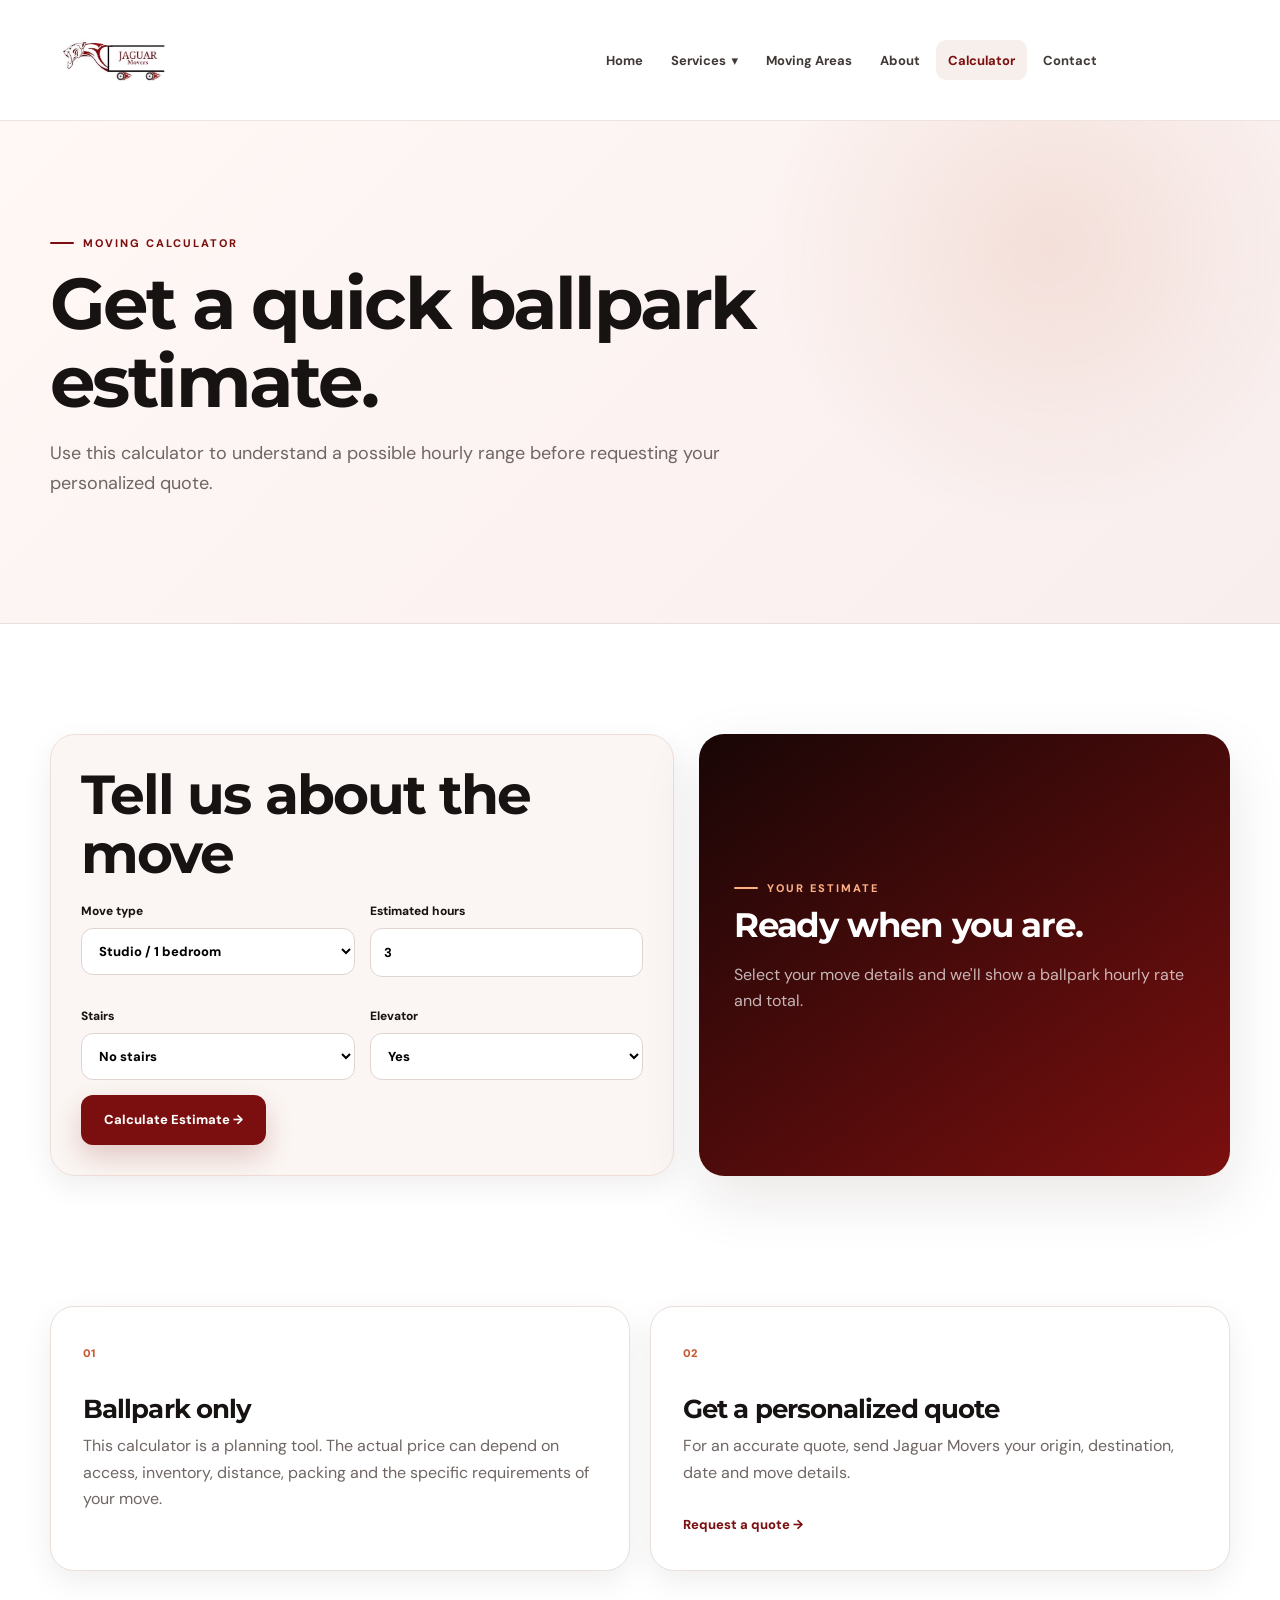
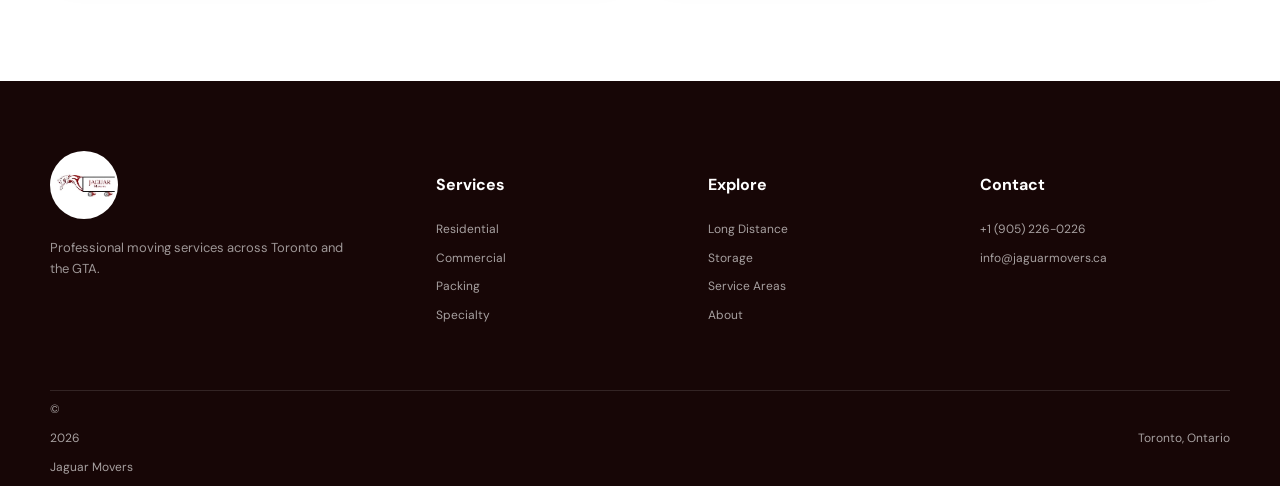
<file: calculator.html>
<!doctype html>
<html lang="en">
  <head>
    <meta charset="utf-8" />
    <meta content="width=device-width,initial-scale=1" name="viewport" />
    <title>Moving Calculator | Jaguar Movers</title>
    <link href="assets/logo.JPG" rel="icon" />
    <link href="https://fonts.googleapis.com" rel="preconnect" />
    <link
      href="https://fonts.googleapis.com/css2?family=Inter:wght@400;500;600;700;800;900&amp;family=Montserrat:wght@700;800;900&amp;display=swap"
      rel="stylesheet"
    />
    <link href="styles.css" rel="stylesheet" />
    <link href="mediaqueries.css" rel="stylesheet" />
  </head>
  <body>
    <div id="site-header"></div>
    <main>
      <section class="page-hero">
        <div class="container">
          <div class="eyebrow">MOVING CALCULATOR</div>
          <h1>Get a quick ballpark estimate.</h1>
          <p>
            Use this calculator to understand a possible hourly range before
            requesting your personalized quote.
          </p>
        </div>
      </section>
      <section class="section">
        <div class="container calculator-layout">
          <form class="quote-form" id="calcForm">
            <h2 style="font-family: Montserrat; margin-top: 0">
              Tell us about the move
            </h2>
            <div class="form-grid">
              <label
                >Move type<select id="moveType">
                  <option value="studio">Studio / 1 bedroom</option>
                  <option value="2bed">2–3 bedrooms</option>
                  <option value="3bed">3–4 bedrooms</option>
                  <option value="commercial">Commercial</option>
                </select></label
              ><label
                >Estimated hours<input
                  id="hours"
                  max="24"
                  min="1"
                  type="number"
                  value="3" /></label
              ><label
                >Stairs<select id="stairs">
                  <option value="none">No stairs</option>
                  <option value="some">1–2 flights</option>
                  <option value="many">Many / long carries</option>
                </select></label
              ><label
                >Elevator<select id="elevator">
                  <option value="yes">Yes</option>
                  <option value="no">No</option>
                </select></label
              >
            </div>
            <button class="btn btn-primary btn-large" type="submit">
              Calculate Estimate →
            </button>
          </form>
          <aside class="calculator-result" id="result">
            <span class="eyebrow">YOUR ESTIMATE</span>
            <h2>Ready when you are.</h2>
            <p>
              Select your move details and we'll show a ballpark hourly rate and
              total.
            </p>
          </aside>
        </div>
      </section>
      <section class="section" style="padding-top: 20px">
        <div class="container">
          <div class="detail-grid">
            <article class="detail-card">
              <span>01</span>
              <h2>Ballpark only</h2>
              <p>
                This calculator is a planning tool. The actual price can depend
                on access, inventory, distance, packing and the specific
                requirements of your move.
              </p>
            </article>
            <article class="detail-card">
              <span>02</span>
              <h2>Get a personalized quote</h2>
              <p>
                For an accurate quote, send Jaguar Movers your origin,
                destination, date and move details.
              </p>
              <a class="text-link" href="contact.html#quote"
                >Request a quote →</a
              >
            </article>
          </div>
        </div>
      </section>
    </main>
    <div id="site-footer"></div>
    <script src="scripts.js"></script>
    <script>
      document
        .getElementById("calcForm")
        .addEventListener("submit", function (e) {
          e.preventDefault();
          const type = document.getElementById("moveType").value,
            stairs = document.getElementById("stairs").value,
            elev = document.getElementById("elevator").value,
            h = Math.max(
              1,
              Number(document.getElementById("hours").value) || 3,
            );
          const base = {
            studio: 150,
            "2bed": 195,
            "3bed": 290,
            commercial: 350,
          }[type];
          const sm = stairs === "none" ? 1 : stairs === "some" ? 1.12 : 1.28;
          const em = elev === "yes" ? 0.98 : 1;
          const hourly = Math.round(base * sm * em),
            total = hourly * h;
          document.getElementById("result").innerHTML =
            '<span class="eyebrow">YOUR ESTIMATE</span><div class="estimate-price">$' +
            hourly +
            "<small>/ hour</small></div><p>Approximate total for " +
            h +
            ' hours:</p><div class="estimate-total">$' +
            total +
            '</div><small>Ballpark only. Final pricing may vary after reviewing your move.</small><a class="btn btn-primary btn-large" href="contact.html#quote">Request My Quote →</a>';
        });
    </script>
  </body>
</html>
</file>
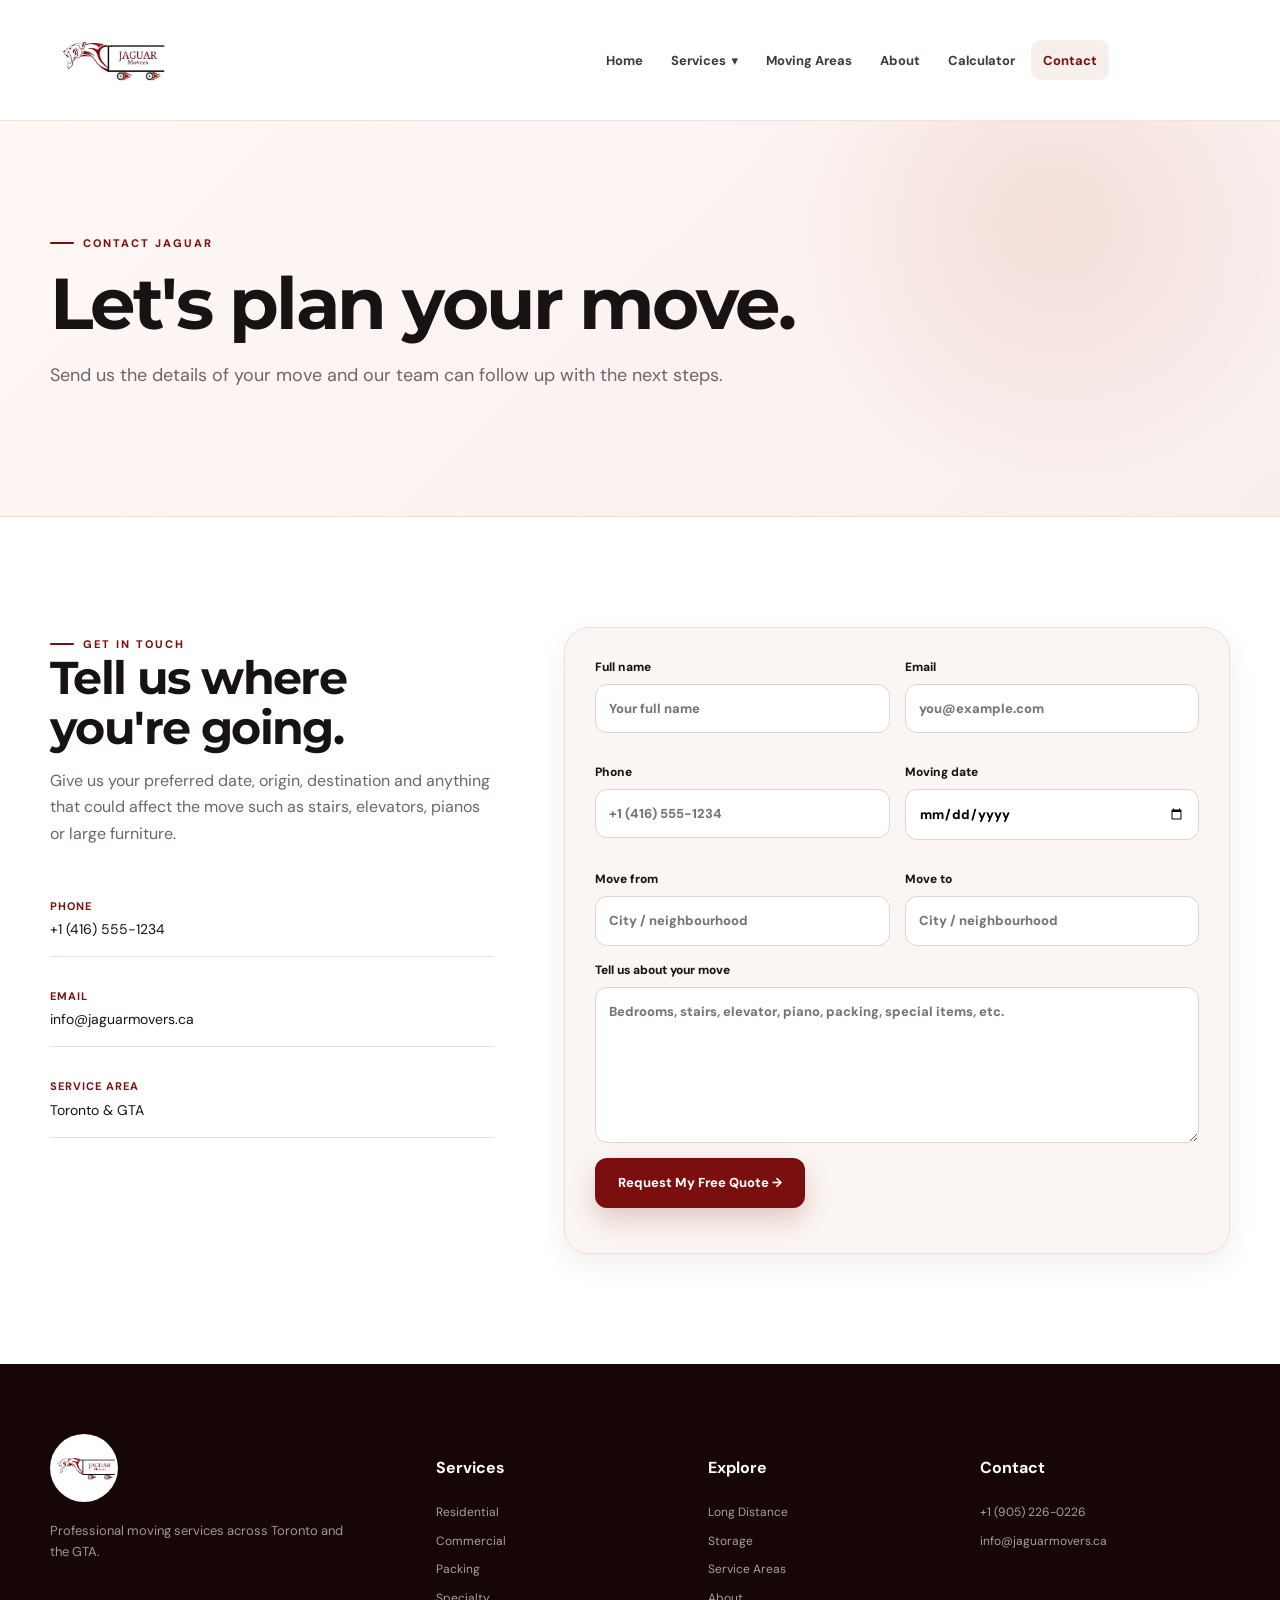
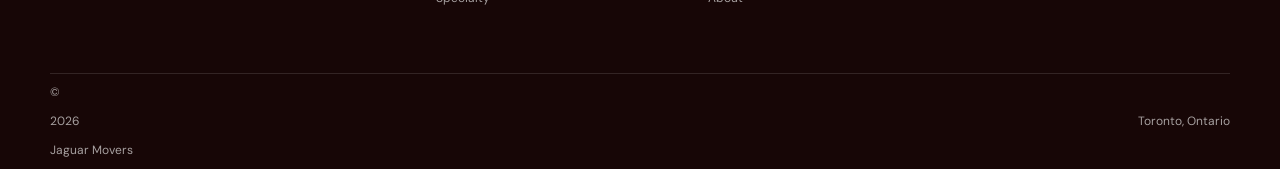
<file: contact.html>
<!doctype html>
<html lang="en">
  <head>
    <meta charset="utf-8" />
    <meta content="width=device-width,initial-scale=1" name="viewport" />
    <title>Contact Jaguar Movers | Free Moving Quote</title>
    <link href="assets/logo.JPG" rel="icon" />
    <link href="https://fonts.googleapis.com" rel="preconnect" />
    <link
      href="https://fonts.googleapis.com/css2?family=Inter:wght@400;500;600;700;800;900&amp;family=Montserrat:wght@700;800;900&amp;display=swap"
      rel="stylesheet"
    />
    <link href="styles.css" rel="stylesheet" />
    <link href="mediaqueries.css" rel="stylesheet" />
  </head>
  <body>
    <div id="site-header"></div>
    <main>
      <section class="page-hero">
        <div class="container">
          <div class="eyebrow">CONTACT JAGUAR</div>
          <h1>Let's plan your move.</h1>
          <p>
            Send us the details of your move and our team can follow up with the
            next steps.
          </p>
        </div>
      </section>
      <section class="section" id="quote">
        <div class="container contact-layout">
          <div class="contact-info">
            <div class="eyebrow">GET IN TOUCH</div>
            <h2>Tell us where you're going.</h2>
            <p>
              Give us your preferred date, origin, destination and anything that
              could affect the move such as stairs, elevators, pianos or large
              furniture.
            </p>
            <div class="contact-lines">
              <a href="tel:+14165551234"
                ><b>Phone</b><span>+1 (416) 555-1234</span></a
              ><a href="mailto:info@jaguarmovers.ca"
                ><b>Email</b><span>info@jaguarmovers.ca</span></a
              >
              <div><b>Service area</b><span>Toronto &amp; GTA</span></div>
            </div>
          </div>
          <form class="quote-form" id="contactForm">
            <div class="form-grid">
              <label
                >Full name<input
                  name="name"
                  placeholder="Your full name"
                  required="" /></label
              ><label
                >Email<input
                  name="email"
                  placeholder="you@example.com"
                  required=""
                  type="email" /></label
              ><label
                >Phone<input
                  name="phone"
                  placeholder="+1 (416) 555-1234" /></label
              ><label>Moving date<input name="moveDate" type="date" /></label
              ><label
                >Move from<input
                  name="from"
                  placeholder="City / neighbourhood" /></label
              ><label
                >Move to<input name="to" placeholder="City / neighbourhood"
              /></label>
            </div>
            <label
              >Tell us about your move<textarea
                name="message"
                placeholder="Bedrooms, stairs, elevator, piano, packing, special items, etc."
                rows="6"
              ></textarea></label
            ><button class="btn btn-primary btn-large" type="submit">
              Request My Free Quote →
            </button>
            <div class="form-status" id="formStatus"></div>
          </form>
        </div>
      </section>
    </main>
    <div id="site-footer"></div>
    <script src="scripts.js"></script>
    <script>
      document.getElementById("contactForm").addEventListener("submit", (e) => {
        e.preventDefault();
        const s = document.getElementById("formStatus");
        s.textContent =
          "Thanks! Your quote request has been received. We'll be in touch shortly.";
        s.style.color = "#7b0f0f";
        e.target.reset();
      });
    </script>
  </body>
</html>
</file>
<file: styles.css>
@import url("https://fonts.googleapis.com/css2?family=DM+Sans:wght@400;500;600;700&family=Montserrat:wght@500;600;700;800&display=swap");

:root {
  --jaguar: #7b0f0f;
  --jaguar-dark: #4d0707;
  --jaguar-deep: #220303;
  --accent: #c65a32;
  --cream: #fff9f5;
  --paper: #ffffff;
  --ink: #171313;
  --muted: #6f6663;
  --line: #eaded8;
  --soft: #f7efeb;
  --shadow: 0 22px 60px rgba(47, 16, 10, 0.1);
  --shadow-sm: 0 10px 30px rgba(47, 16, 10, 0.07);
  --radius: 24px;
  --container: 1180px;
}

* {
  box-sizing: border-box;
}
html {
  scroll-behavior: smooth;
}
body {
  margin: 0;
  color: var(--ink);
  background: #fff;
  font-family:
    "DM Sans",
    system-ui,
    -apple-system,
    BlinkMacSystemFont,
    "Segoe UI",
    sans-serif;
  line-height: 1.65;
  -webkit-font-smoothing: antialiased;
}
img {
  max-width: 100%;
  display: block;
}
a {
  color: inherit;
  text-decoration: none;
}
button,
input,
textarea,
select {
  font: inherit;
}
button {
  cursor: pointer;
}
.container {
  width: min(var(--container), calc(100% - 40px));
  margin-inline: auto;
}
.section {
  padding: 110px 0;
}
.section-kicker,
.eyebrow {
  display: inline-flex;
  align-items: center;
  gap: 9px;
  color: var(--jaguar);
  font-size: 11px;
  font-weight: 800;
  letter-spacing: 0.18em;
  text-transform: uppercase;
}
.section-kicker::before,
.eyebrow::before {
  content: "";
  width: 24px;
  height: 2px;
  background: currentColor;
  border-radius: 99px;
}
h1,
h2,
h3 {
  font-family: "Montserrat", sans-serif;
  color: var(--ink);
  line-height: 1.08;
  letter-spacing: -0.035em;
}
h2 {
  font-size: clamp(34px, 4.3vw, 58px);
  margin: 10px 0 18px;
}
h3 {
  margin: 0;
}
p {
  margin: 0 0 16px;
  color: var(--muted);
}
::selection {
  background: var(--jaguar);
  color: #fff;
}

.top-bar {
  background: var(--jaguar-deep);
  color: #fff;
  font-size: 12px;
  letter-spacing: 0.02em;
}
.top-bar-inner {
  min-height: 38px;
  display: flex;
  align-items: center;
  justify-content: space-between;
}
.top-bar-links {
  display: flex;
  gap: 22px;
}
.top-bar a {
  opacity: 0.86;
  transition: opacity 0.2s;
}
.top-bar a:hover {
  opacity: 1;
}

.site-header {
  position: sticky;
  top: 0;
  z-index: 1000;
  background: rgba(255, 255, 255, 0.94);
  border-bottom: 1px solid rgba(234, 222, 216, 0.8);
  backdrop-filter: blur(16px);
}
.nav-wrap {
  min-height: 78px;
  display: flex;
  align-items: center;
  gap: 25px;
}
.brand {
  display: flex;
  align-items: center;
  flex: 0 0 auto;
}
.brand img {
  width: 120px;
  height: 120px;
  object-fit: contain;
  border-radius: 50%;
}
.desktop-nav {
  display: flex;
  align-items: center;
  gap: 4px;
  margin-left: auto;
}
.desktop-nav > a,
.nav-dropdown > a {
  display: inline-flex;
  align-items: center;
  justify-content: center;
  gap: 5px;
  padding: 10px 12px;
  min-height: 40px;
  border-radius: 10px;
  font-size: 13px;
  line-height: 1;
  font-weight: 700;
  color: #403936;
  white-space: nowrap;
  transition: 0.2s;
}
.desktop-nav > a:hover,
.nav-dropdown:hover > a {
  color: var(--jaguar);
  background: var(--soft);
}
.nav-dropdown {
  position: relative;
}
.dropdown-menu {
  position: absolute;
  top: calc(100% + 9px);
  left: 0;
  min-width: 220px;
  padding: 9px;
  background: #fff;
  border: 1px solid var(--line);
  border-radius: 16px;
  box-shadow: var(--shadow);
  opacity: 0;
  visibility: hidden;
  transform: translateY(7px);
  transition: 0.2s;
}
.nav-dropdown:hover .dropdown-menu,
.nav-dropdown:focus-within .dropdown-menu {
  opacity: 1;
  visibility: visible;
  transform: none;
}
.dropdown-menu a {
  display: block;
  padding: 10px 12px;
  border-radius: 10px;
  font-size: 13px;
  font-weight: 600;
}
.dropdown-menu a:hover {
  background: var(--soft);
  color: var(--jaguar);
}
.nav-truck {
  width: 90px;
  height: 58px;
  overflow: hidden;
  margin-left: 6px;
}
.nav-truck lottie-player {
  width: 100%;
  height: 100%;
}
.menu-toggle {
  display: none;
  border: 0;
  background: var(--soft);
  border-radius: 12px;
  padding: 9px 12px;
  font-size: 20px;
}
.mobile-nav {
  display: none;
}

.mobile-nav-top {
  display: flex;
  align-items: center;
  justify-content: space-between;
  min-height: 58px;
  margin-bottom: 6px;
  padding: 4px 8px 8px;
  border-bottom: 1px solid var(--line);
}

.mobile-nav-top > span {
  color: var(--jaguar);
  font-size: 11px;
  font-weight: 800;
  letter-spacing: 0.12em;
  text-transform: uppercase;
}

.mobile-nav-truck {
  width: 86px;
  height: 52px;
  overflow: hidden;
}

.mobile-nav-truck lottie-player {
  width: 100%;
  height: 100%;
}

.mobile-services-row {
  display: flex;
  align-items: center;
  border-bottom: 1px solid #f0e7e3;
}

.mobile-services-row > a {
  flex: 1;
  border-bottom: 0 !important;
}

.mobile-services-toggle {
  width: 44px;
  height: 42px;
  border: 0;
  background: transparent;
  color: #403936;
  font-size: 17px;
  cursor: pointer;
  transition: transform 0.25s ease, color 0.2s ease;
}

.mobile-services-toggle[aria-expanded="true"] {
  color: var(--jaguar);
  transform: rotate(180deg);
}

.mobile-services-submenu {
  display: grid;
  grid-template-rows: 0fr;
  opacity: 0;
  transition: grid-template-rows 0.3s ease, opacity 0.25s ease;
}

.mobile-services-submenu > div {
  overflow: hidden;
}

.mobile-services-submenu.open {
  grid-template-rows: 1fr;
  opacity: 1;
}

.mobile-services-submenu a {
  padding-left: 25px;
  font-size: 12px;
  color: #625954;
}

.desktop-nav > a.active,
.nav-dropdown > a.active {
  color: var(--jaguar);
  background: var(--soft);
}

.nav-dropdown.active-parent > a {
  color: var(--jaguar);
}

.dropdown-menu a.active {
  color: var(--jaguar);
  background: var(--soft);
  font-weight: 800;
}

.mobile-nav a.active {
  color: var(--jaguar);
  background: var(--soft);
  font-weight: 800;
}

.site-footer a.active {
  color: var(--jaguar);
  font-weight: 800;
}

.btn {
  display: inline-flex;
  align-items: center;
  justify-content: center;
  gap: 9px;
  min-height: 50px;
  padding: 0 22px;
  border-radius: 12px;
  font-size: 13px;
  font-weight: 800;
  border: 1px solid transparent;
  transition:
    transform 0.2s,
    box-shadow 0.2s,
    background 0.2s,
    color 0.2s,
    border-color 0.2s;
}
.btn:hover {
  transform: translateY(-2px);
}
.btn-primary {
  background: var(--jaguar);
  color: #fff;
  box-shadow: 0 12px 28px rgba(123, 15, 15, 0.2);
}
.btn-primary:hover {
  background: var(--jaguar-dark);
  box-shadow: 0 16px 35px rgba(123, 15, 15, 0.27);
}
.btn-secondary {
  background: #fff;
  border-color: var(--line);
  color: var(--ink);
}
.btn-secondary:hover {
  border-color: #cdbdb7;
  background: var(--cream);
}
.btn-light {
  background: #fff;
  color: var(--jaguar);
}
.btn-outline-light {
  border-color: rgba(255, 255, 255, 0.35);
  color: #fff;
}
.btn-outline-light:hover {
  background: rgba(255, 255, 255, 0.1);
}

.hero {
  position: relative;
  overflow: hidden;
  padding: 76px 0 86px;
  background:
    radial-gradient(
      circle at 83% 32%,
      rgba(198, 90, 50, 0.12),
      transparent 28%
    ),
    radial-gradient(
      circle at 10% 10%,
      rgba(123, 15, 15, 0.07),
      transparent 28%
    ),
    linear-gradient(135deg, #fffaf7 0%, #fff 55%, #f8eeea 100%);
}
.hero::after {
  content: "";
  position: absolute;
  width: 420px;
  height: 420px;
  border-radius: 50%;
  right: -180px;
  bottom: -240px;
  background: rgba(123, 15, 15, 0.05);
}
.hero-grid {
  display: grid;
  grid-template-columns: 1.02fr 0.98fr;
  gap: 45px;
  align-items: center;
  position: relative;
  z-index: 1;
}
.hero-content h1 {
  font-size: clamp(48px, 6.3vw, 82px);
  max-width: 780px;
  margin: 13px 0 22px;
}
.hero-content h1 span {
  display: block;
  color: var(--jaguar);
}
.hero-content > p {
  font-size: 18px;
  line-height: 1.7;
  max-width: 630px;
}
.hero-actions {
  display: flex;
  flex-wrap: wrap;
  gap: 12px;
  margin: 30px 0 22px;
}
.hero-trust {
  display: flex;
  flex-wrap: wrap;
  gap: 10px 20px;
  font-size: 12px;
  font-weight: 700;
  color: #504946;
}
.hero-trust span {
  display: flex;
  align-items: center;
  gap: 6px;
}
.hero-trust span::first-letter {
  color: var(--jaguar);
}
.hero-visual {
  min-height: 410px;
  display: grid;
  place-items: center;
}
.hero-lottie {
  width: min(100%, 570px);
  filter: drop-shadow(0 25px 25px rgba(61, 18, 10, 0.12));
}
.hero-lottie lottie-player {
  width: 100%;
  height: 430px;
}

.quick-quote {
  margin-top: -2px;
  padding: 0 0 25px;
  background: linear-gradient(#f8eeea, #fff);
}
.quote-card {
  display: flex;
  align-items: center;
  justify-content: space-between;
  gap: 30px;
  padding: 32px 38px;
  border-radius: 22px;
  background: #fff;
  border: 1px solid var(--line);
  box-shadow: var(--shadow);
  position: relative;
  z-index: 5;
}
.quote-card h2 {
  font-size: 28px;
  margin: 6px 0;
}
.quote-card p {
  margin: 0;
  font-size: 14px;
}

.two-column {
  display: grid;
  grid-template-columns: 1fr 1fr;
  gap: 90px;
  align-items: center;
}
.about-intro {
  background: #fff;
}
.about-intro .two-column > div:first-child {
  max-width: 590px;
}
.text-link {
  display: inline-flex;
  align-items: center;
  gap: 7px;
  color: var(--jaguar);
  font-weight: 800;
  font-size: 13px;
  margin-top: 12px;
}
.text-link:hover {
  gap: 11px;
}
.stats-grid {
  display: grid;
  grid-template-columns: 1fr 1fr;
  gap: 14px;
}
.stat-card {
  padding: 30px;
  border: 1px solid var(--line);
  border-radius: 20px;
  background: var(--cream);
  transition: 0.25s;
}
.stat-card:hover {
  transform: translateY(-5px);
  box-shadow: var(--shadow-sm);
  border-color: #d7c4bd;
}
.stat-card strong {
  display: block;
  font: 800 42px/1 "Montserrat";
  color: var(--jaguar);
  margin-bottom: 8px;
}
.stat-card span {
  font-size: 12px;
  font-weight: 700;
  color: #5c524f;
}

.services-section {
  background: var(--cream);
}
.section-heading {
  display: flex;
  align-items: end;
  justify-content: space-between;
  gap: 30px;
  margin-bottom: 42px;
}
.section-heading h2 {
  max-width: 720px;
}
.section-heading.centered {
  display: block;
  text-align: center;
}
.section-heading.centered h2,
.section-heading.centered p {
  margin-inline: auto;
}
.section-heading.centered p {
  max-width: 600px;
}
.service-grid {
  display: grid;
  grid-template-columns: repeat(3, 1fr);
  gap: 16px;
}
.service-card {
  display: block;
  padding: 30px;
  min-height: 260px;
  background: #fff;
  border: 1px solid var(--line);
  border-radius: 22px;
  position: relative;
  overflow: hidden;
  transition:
    transform 0.25s,
    box-shadow 0.25s,
    border-color 0.25s;
}
.service-card::after {
  content: "";
  position: absolute;
  width: 100px;
  height: 100px;
  border-radius: 50%;
  right: -35px;
  bottom: -45px;
  background: rgba(123, 15, 15, 0.06);
  transition: 0.3s;
}
.service-card:hover {
  transform: translateY(-7px);
  box-shadow: var(--shadow);
  border-color: #d6c0b8;
}
.service-card:hover::after {
  transform: scale(1.5);
}
.service-icon {
  width: 46px;
  height: 46px;
  border-radius: 14px;
  background: var(--soft);
  color: var(--jaguar);
  display: grid;
  place-items: center;
  font-size: 20px;
  font-weight: 800;
  margin-bottom: 30px;
}
.service-card h3 {
  font-size: 21px;
  margin-bottom: 9px;
}
.service-card p {
  font-size: 13px;
  max-width: 330px;
}
.service-card > span {
  color: var(--jaguar);
  font-size: 12px;
  font-weight: 800;
}

.service-icon {
width: 72px;
height: 72px;
margin-bottom: 22px;
overflow: hidden;
border-radius: 16px;
background: #f5f5f5;
}

.service-icon img {
width: 100%;
height: 100%;
display: block;
object-fit: cover;
transition: transform 0.35s ease;
}

.service-card:hover .service-icon img {
transform: scale(1.08);
}

.why-section {
  background: #fff;
}
.feature-list {
  border-top: 1px solid var(--line);
}
.feature {
  display: grid;
  grid-template-columns: 50px 1fr;
  gap: 20px;
  padding: 24px 0;
  border-bottom: 1px solid var(--line);
}
.feature > span {
  font: 800 12px "Montserrat";
  color: var(--jaguar);
  padding-top: 4px;
}
.feature h3 {
  font-size: 17px;
  margin-bottom: 5px;
}
.feature p {
  font-size: 13px;
  margin: 0;
}

.emergency-section,
.final-cta {
  background: linear-gradient(120deg, var(--jaguar-deep), var(--jaguar));
  color: #fff;
}
.emergency-inner,
.final-cta-inner {
  display: flex;
  align-items: center;
  justify-content: space-between;
  gap: 35px;
  padding: 75px 0;
}
.emergency-section h2,
.final-cta h2 {
  color: #fff;
  max-width: 720px;
  margin: 10px 0 10px;
}
.emergency-section p,
.final-cta p {
  color: rgba(255, 255, 255, 0.72);
}
.emergency-section .section-kicker,
.final-cta .section-kicker {
  color: #ffb183;
}
.cta-actions {
  display: flex;
  gap: 12px;
  flex-wrap: wrap;
}

.process-section {
  background: #fdf9f7;
}
.process-grid {
  display: grid;
  grid-template-columns: repeat(4, 1fr);
  gap: 15px;
}
.process-step {
  background: #fff;
  border: 1px solid var(--line);
  border-radius: 20px;
  padding: 28px;
  min-height: 210px;
}
.process-step > span {
  font: 800 12px "Montserrat";
  color: var(--jaguar);
}
.process-step h3 {
  font-size: 18px;
  margin: 27px 0 9px;
}
.process-step p {
  font-size: 13px;
}

.areas-section {
  background: #fff;
}
.area-pills {
  display: flex;
  flex-wrap: wrap;
  gap: 10px;
}
.area-pills span {
  padding: 12px 16px;
  border: 1px solid var(--line);
  border-radius: 999px;
  background: #fff;
  font-size: 12px;
  font-weight: 700;
  color: #514845;
  transition: 0.2s;
}
.area-pills span:hover {
  background: var(--jaguar);
  border-color: var(--jaguar);
  color: #fff;
  transform: translateY(-2px);
}

.testimonials-section {
  background: var(--cream);
}
.testimonial-carousel {
  max-width: 860px;
  margin: 0 auto;
  min-height: 245px;
  position: relative;
  border: 1px solid var(--line);
  background: #fff;
  border-radius: 25px;
  box-shadow: var(--shadow-sm);
}
.testimonial {
  display: none;
  padding: 45px 55px;
  text-align: center;
}
.testimonial.active {
  display: block;
  animation: fadeUp 0.4s ease;
}
.stars {
  color: #e18a4e;
  letter-spacing: 4px;
  font-size: 17px;
  margin-bottom: 20px;
}
.testimonial blockquote {
  font: 600 clamp(20px, 2.5vw, 28px)/1.45 "Montserrat";
  letter-spacing: -0.025em;
  margin: 0 auto 22px;
  max-width: 720px;
}
.testimonial strong {
  font-size: 12px;
  color: var(--muted);
}
.carousel-controls {
  display: flex;
  justify-content: center;
  gap: 8px;
  margin-top: 17px;
}
.carousel-controls button {
  width: 42px;
  height: 42px;
  border: 1px solid var(--line);
  border-radius: 50%;
  background: #fff;
  color: var(--jaguar);
}
.carousel-controls button:hover {
  background: var(--jaguar);
  color: #fff;
}

.final-cta-inner {
  padding: 88px 0;
}
.final-cta h2 {
  font-size: clamp(35px, 4.5vw, 58px);
}

.page-hero {
  padding: 105px 0 95px;
  background:
    radial-gradient(
      circle at 82% 25%,
      rgba(198, 90, 50, 0.12),
      transparent 25%
    ),
    linear-gradient(135deg, #fff8f5, #f8eeee);
  border-bottom: 1px solid var(--line);
}
.page-hero h1 {
  font-size: clamp(42px, 6vw, 72px);
  max-width: 900px;
  margin: 13px 0 18px;
}
.page-hero p {
  font-size: 18px;
  max-width: 720px;
  margin-bottom: 30px;
}
.detail-grid {
  display: grid;
  grid-template-columns: repeat(2, 1fr);
  gap: 20px;
}
.detail-card {
  border: 1px solid var(--line);
  border-radius: 24px;
  padding: 32px;
  background: #fff;
  min-height: 260px;
  box-shadow: var(--shadow-sm);
  transition: 0.25s;
}
.detail-card:hover {
  transform: translateY(-5px);
  box-shadow: var(--shadow);
}
.detail-card > span {
  font-size: 11px;
  color: var(--accent);
  font-weight: 900;
}
.detail-card h2 {
  font-size: 26px;
  margin: 30px 0 10px;
}
.detail-card p {
  max-width: 600px;
}

.contact-layout {
  display: grid;
  grid-template-columns: 0.8fr 1.2fr;
  gap: 70px;
  align-items: start;
}
.contact-info h2 {
  font-size: 46px;
  margin: 0 0 15px;
}
.contact-info > p {
  color: var(--muted);
}
.contact-lines {
  margin-top: 35px;
  display: flex;
  flex-direction: column;
  gap: 15px;
}
.contact-lines a,
.contact-lines div {
  display: flex;
  flex-direction: column;
  padding: 15px 0;
  border-bottom: 1px solid var(--line);
}
.contact-lines b {
  font-size: 11px;
  text-transform: uppercase;
  letter-spacing: 1px;
  color: var(--jaguar);
}
.contact-lines span {
  font-size: 14px;
  margin-top: 3px;
}
.quote-form {
  background: #fbf6f3;
  border: 1px solid #eeded7;
  border-radius: 25px;
  padding: 30px;
  box-shadow: var(--shadow-sm);
}
.form-grid {
  display: grid;
  grid-template-columns: 1fr 1fr;
  gap: 15px;
}
.quote-form label {
  display: flex;
  flex-direction: column;
  font-size: 12px;
  font-weight: 800;
  gap: 6px;
  margin-bottom: 15px;
}
.quote-form input,
.quote-form textarea,
.quote-form select {
  width: 100%;
  border: 1px solid #ded5d1;
  border-radius: 12px;
  background: #fff;
  padding: 13px;
  font: inherit;
  font-size: 13px;
  outline: none;
  transition: 0.2s;
}
.quote-form textarea {
  min-height: 130px;
  resize: vertical;
}
.quote-form input:focus,
.quote-form textarea:focus,
.quote-form select:focus {
  border-color: var(--jaguar);
  box-shadow: 0 0 0 4px rgba(123, 15, 15, 0.08);
}
.form-status {
  font-size: 12px;
  margin-top: 15px;
}

.calculator-layout {
  display: grid;
  grid-template-columns: 1fr 0.85fr;
  gap: 25px;
  align-items: stretch;
}
.calculator-result {
  background: linear-gradient(145deg, #190606, var(--jaguar));
  color: #fff;
  border-radius: 25px;
  padding: 35px;
  display: flex;
  flex-direction: column;
  justify-content: center;
  box-shadow: var(--shadow);
}
.calculator-result .eyebrow {
  color: #ffb183;
}
.calculator-result h2 {
  color: #fff;
  font-size: 34px;
}
.calculator-result p {
  color: rgba(255, 255, 255, 0.7);
}
.estimate-price {
  font: 800 60px/1 "Montserrat";
  margin: 15px 0;
}
.estimate-price small {
  font-family: "DM Sans";
  font-size: 14px;
  margin-left: 6px;
}
.estimate-total {
  font: 800 36px "Montserrat";
  margin-bottom: 12px;
}
.calculator-result > small {
  color: rgba(255, 255, 255, 0.6);
  margin-bottom: 22px;
}
.calculator-result .btn {
  align-self: flex-start;
}

.site-footer {
  background: #170606;
  color: #fff;
  padding-top: 70px;
}
.footer-grid {
  display: grid;
  grid-template-columns: 1.5fr 1fr 1fr 1.1fr;
  gap: 45px;
  padding-bottom: 55px;
}
.footer-brand img {
  width: 68px;
  height: 68px;
  object-fit: contain;
  border-radius: 50%;
  margin-bottom: 18px;
}
.footer-brand p {
  color: rgba(255, 255, 255, 0.58);
  font-size: 13px;
  max-width: 310px;
}
.site-footer h3 {
  color: #fff;
  font-size: 13px;
  letter-spacing: 0.04em;
  margin: 8px 0 17px;
}
.site-footer a,
.site-footer span {
  display: block;
  color: rgba(255, 255, 255, 0.62);
  font-size: 12px;
  margin: 9px 0;
}
.site-footer a:hover {
  color: #fff;
}
.footer-bottom {
  border-top: 1px solid rgba(255, 255, 255, 0.12);
  min-height: 65px;
  display: flex;
  align-items: center;
  justify-content: space-between;
  gap: 20px;
  color: rgba(255, 255, 255, 0.42);
  font-size: 11px;
}

@keyframes fadeUp {
  from {
    opacity: 0;
    transform: translateY(8px);
  }
  to {
    opacity: 1;
    transform: none;
  }
}
@media (prefers-reduced-motion: reduce) {
  html {
    scroll-behavior: auto;
  }
  *,
  *:before,
  *:after {
    animation-duration: 0.01ms !important;
    transition-duration: 0.01ms !important;
  }
}

/* Scroll and interaction motion */
.areas-page .areas-hero-copy,
.areas-page .areas-hero-stat {
  opacity: 0;
  transform: translateY(28px);
  transition: opacity 0.8s cubic-bezier(0.22, 1, 0.36, 1),
    transform 0.8s cubic-bezier(0.22, 1, 0.36, 1);
}

.areas-page .areas-hero-stat {
  transform: translateX(35px) scale(0.98);
  transition-delay: 120ms;
}

.areas-page.page-motion-ready .areas-hero-copy,
.areas-page.page-motion-ready .areas-hero-stat {
  opacity: 1;
  transform: none;
}

.areas-page .areas-map-shell {
  opacity: 0;
  transform: translateY(30px) scale(0.985);
  transition: opacity 0.85s cubic-bezier(0.22, 1, 0.36, 1),
    transform 0.85s cubic-bezier(0.22, 1, 0.36, 1);
}

.areas-page .areas-map-shell.is-map-visible {
  opacity: 1;
  transform: none;
}

.areas-page .areas-map-shell .map-overlay {
  transition: transform 0.6s cubic-bezier(0.22, 1, 0.36, 1),
    opacity 0.6s ease;
}

.areas-page .areas-map-shell.is-map-visible .map-overlay {
  animation: mapOverlayIn 0.75s 0.25s both cubic-bezier(0.22, 1, 0.36, 1);
}

@keyframes mapOverlayIn {
  from {
    opacity: 0;
    transform: translateY(-12px);
  }
  to {
    opacity: 1;
    transform: translateY(0);
  }
}

html {
  scroll-behavior: smooth;
}

.site-header {
  transition: box-shadow 0.35s ease, background-color 0.35s ease, transform 0.35s ease;
}

.site-header.is-scrolled {
  box-shadow: 0 12px 35px rgba(35, 8, 5, 0.09);
  background: rgba(255, 255, 255, 0.97);
}

.scroll-reveal {
  opacity: 0;
  transform: translateY(34px);
  transition:
    opacity 0.75s cubic-bezier(0.22, 1, 0.36, 1),
    transform 0.75s cubic-bezier(0.22, 1, 0.36, 1);
  transition-delay: var(--reveal-delay, 0ms);
  will-change: opacity, transform;
}

.scroll-reveal.reveal-left {
  transform: translateX(-45px);
}

.scroll-reveal.reveal-right {
  transform: translateX(45px);
}

.scroll-reveal.is-visible {
  opacity: 1;
  transform: none;
}

.animated-card {
  transition:
    transform 0.35s cubic-bezier(0.22, 1, 0.36, 1),
    box-shadow 0.35s ease,
    border-color 0.35s ease;
}

.animated-card:hover {
  transform: translateY(-7px);
}

.service-card img,
.detail-card img,
.feature img,
.areas-page img:not(.leaflet-tile),
.staging-image img {
  transition: transform 0.65s cubic-bezier(0.22, 1, 0.36, 1);
}

.service-card:hover img,
.detail-card:hover img,
.feature:hover img,
.staging-image:hover img {
  transform: scale(1.035);
}

.btn {
  position: relative;
  overflow: hidden;
  isolation: isolate;
  transition:
    transform 0.25s ease,
    box-shadow 0.25s ease,
    background-color 0.25s ease;
}

.btn::after {
  content: "";
  position: absolute;
  top: 0;
  left: -120%;
  width: 70%;
  height: 100%;
  background: linear-gradient(90deg, transparent, rgba(255,255,255,0.24), transparent);
  transform: skewX(-18deg);
  transition: left 0.65s ease;
  pointer-events: none;
}

.btn:hover {
  transform: translateY(-2px);
}

.btn:hover::after {
  left: 140%;
}

.hero-content > * {
  animation: heroItemIn 0.8s cubic-bezier(0.22, 1, 0.36, 1) both;
}

.hero-content > *:nth-child(2) { animation-delay: 80ms; }
.hero-content > *:nth-child(3) { animation-delay: 160ms; }
.hero-content > *:nth-child(4) { animation-delay: 240ms; }

.hero-visual {
  animation: heroVisualIn 1s cubic-bezier(0.22, 1, 0.36, 1) 120ms both;
}

@keyframes heroItemIn {
  from { opacity: 0; transform: translateY(24px); }
  to { opacity: 1; transform: translateY(0); }
}

@keyframes heroVisualIn {
  from { opacity: 0; transform: translateX(35px) scale(0.97); }
  to { opacity: 1; transform: translateX(0) scale(1); }
}

.page-ready .page-hero h1,
.page-ready .areas-hero h1 {
  animation: heroItemIn 0.9s cubic-bezier(0.22, 1, 0.36, 1) both;
}

.areas-final-box h2, .coverage-section h2 {
 color: #fff;
}

@media (max-width: 700px) {
  .scroll-reveal {
    transform: translateY(24px);
  }

  .scroll-reveal.reveal-left,
  .scroll-reveal.reveal-right {
    transform: translateY(24px);
  }

  .animated-card:hover {
    transform: translateY(-3px);
  }
}

@media (prefers-reduced-motion: reduce) {
  html {
    scroll-behavior: auto;
  }

  .scroll-reveal,
  .areas-page .areas-hero-copy,
  .areas-page .areas-hero-stat,
  .areas-page .areas-map-shell,
  .hero-content > *,
  .hero-visual,
  .page-ready .page-hero h1,
  .page-ready .areas-hero h1 {
    opacity: 1 !important;
    transform: none !important;
    animation: none !important;
    transition: none !important;
  }
}


/* Homepage GTA service-area map */
.home-service-areas {
  overflow: hidden;
}

.home-areas-layout {
  display: grid;
  grid-template-columns: minmax(280px, 0.82fr) minmax(0, 1.55fr);
  gap: clamp(28px, 5vw, 72px);
  align-items: center;
  margin-top: 28px;
}

.home-areas-copy {
  max-width: 520px;
}

.home-areas-intro {
  margin: 0 0 24px;
  color: var(--text-muted, #6b7280);
  font-size: 1rem;
  line-height: 1.75;
}

.home-service-areas .area-pills {
  display: flex;
  flex-wrap: wrap;
  gap: 9px;
}

.home-service-areas .area-pills span {
  border: 1px solid rgba(0, 0, 0, 0.09);
  background: #fff;
  border-radius: 999px;
  padding: 9px 13px;
  color: inherit;
  font-size: 0.88rem;
  line-height: 1;
  transition: transform 0.2s ease, border-color 0.2s ease, box-shadow 0.2s ease;
}

.home-service-areas .area-pills span:hover {
  transform: translateY(-2px);
  border-color: rgba(199, 31, 31, 0.28);
  box-shadow: 0 8px 22px rgba(0, 0, 0, 0.06);
}

.home-areas-cta {
  display: inline-flex;
  align-items: center;
  gap: 10px;
  margin-top: 25px;
  color: #c71f1f;
  font-weight: 700;
  text-decoration: none;
}

.home-areas-cta span {
  transition: transform 0.2s ease;
}

.home-areas-cta:hover span {
  transform: translateX(4px);
}

.home-areas-map-shell {
  position: relative;
  min-height: 390px;
  overflow: hidden;
  border: 1px solid rgba(0, 0, 0, 0.08);
  border-radius: 24px;
  background: #eef2f5;
  box-shadow: 0 22px 55px rgba(0, 0, 0, 0.09);
}

.home-areas-map {
  width: 100%;
  height: 390px;
}

.home-areas-map-shell::after {
  content: "";
  position: absolute;
  inset: 0;
  pointer-events: none;
  border-radius: inherit;
  box-shadow: inset 0 0 0 1px rgba(255, 255, 255, 0.35);
}

.home-areas-map-badge {
  position: absolute;
  z-index: 500;
  top: 18px;
  left: 18px;
  display: inline-flex;
  align-items: center;
  gap: 8px;
  padding: 9px 13px;
  border-radius: 999px;
  background: rgba(255, 255, 255, 0.94);
  box-shadow: 0 8px 24px rgba(0, 0, 0, 0.1);
  backdrop-filter: blur(8px);
  color: #20242a;
  font-size: 0.78rem;
  font-weight: 700;
}

.home-areas-map-dot {
  width: 8px;
  height: 8px;
  border-radius: 50%;
  background: #c71f1f;
  box-shadow: 0 0 0 5px rgba(199, 31, 31, 0.12);
}

.home-areas-map .leaflet-control-attribution {
  font-size: 9px;
  opacity: 0.72;
}

.home-areas-map .jaguar-map-marker {
  width: 13px;
  height: 13px;
  border: 3px solid #fff;
  border-radius: 50%;
  background: #c71f1f;
  box-shadow: 0 3px 12px rgba(0, 0, 0, 0.25);
}

@media (max-width: 900px) {
  .home-areas-layout {
    grid-template-columns: 1fr;
  }

  .home-areas-copy {
    max-width: none;
  }

  .home-areas-map-shell,
  .home-areas-map {
    min-height: 340px;
    height: 340px;
  }
}

@media (max-width: 560px) {
  .home-areas-map-shell,
  .home-areas-map {
    min-height: 300px;
    height: 300px;
    border-radius: 18px;
  }

  .home-areas-map-badge {
    top: 12px;
    left: 12px;
  }
}
</file>
<file: mediaqueries.css>
/* =========================================================
   JAGUAR MOVERS — RESPONSIVE / MEDIA QUERIES
   Keep all breakpoint rules in this file.
   ========================================================= */

@media (max-width: 1050px) {
  .desktop-nav {
    gap: 0;
  }
  .desktop-nav > a,
  .nav-dropdown > a {
    padding-inline: 8px;
    font-size: 12px;
  }
  .nav-truck {
    width: 75px;
  }
  .hero-grid {
    gap: 20px;
  }
  .two-column {
    gap: 55px;
  }
  .footer-grid {
    grid-template-columns: 1.3fr 1fr 1fr;
  }
}

@media (max-width: 850px) {
  .top-bar-inner {
    min-height: 34px;
  }
  .top-bar > .container > span {
    display: none;
  }
  .top-bar-inner {
    justify-content: center;
  }
  .desktop-nav,
  .nav-truck {
    display: none;
  }
  .menu-toggle {
    display: block;
    margin-left: auto;
  }
  .mobile-nav {
    display: none;
    background: #fff;
    border-top: 1px solid var(--line);
    padding: 8px 20px 18px;
    box-shadow: 0 18px 35px rgba(30, 8, 5, 0.08);
  }
  .mobile-nav.open {
    display: block;
  }
  .mobile-nav a {
    display: block;
    padding: 11px 8px;
    border-bottom: 1px solid #f0e7e3;
    font-size: 13px;
    font-weight: 700;
  }
  .mobile-nav a:last-child {
    border-bottom: 0;
  }

  .hero {
    padding: 62px 0 70px;
  }
  .hero-grid {
    grid-template-columns: 1fr;
    text-align: center;
  }
  .hero-content {
    display: flex;
    flex-direction: column;
    align-items: center;
  }
  .hero-content h1 {
    font-size: clamp(44px, 10vw, 66px);
  }
  .hero-content > p {
    font-size: 16px;
  }
  .hero-actions,
  .hero-trust {
    justify-content: center;
  }
  .hero-visual {
    min-height: 300px;
  }
  .hero-lottie lottie-player {
    height: 310px;
  }

  .section {
    padding: 80px 0;
  }
  .two-column {
    grid-template-columns: 1fr;
    gap: 50px;
  }
  .service-grid {
    grid-template-columns: 1fr 1fr;
  }
  .process-grid {
    grid-template-columns: 1fr 1fr;
  }
  .contact-layout,
  .calculator-layout {
    grid-template-columns: 1fr;
  }
  .detail-grid {
    grid-template-columns: 1fr;
  }
  .emergency-inner,
  .final-cta-inner {
    align-items: flex-start;
    flex-direction: column;
    padding: 65px 0;
  }
  .footer-grid {
    grid-template-columns: 1fr 1fr;
  }
}

@media (max-width: 600px) {
  .container {
    width: min(var(--container), calc(100% - 28px));
  }
  .top-bar-links {
    gap: 15px;
  }
  .brand img {
    width: 82px;
    height: 82px;
  }
  .hero {
    padding-top: 48px;
  }
  .hero-content h1 {
    font-size: clamp(40px, 13vw, 56px);
    letter-spacing: -0.045em;
  }
  .hero-actions {
    width: 100%;
    flex-direction: column;
  }
  .hero-actions .btn {
    width: 100%;
  }
  .hero-visual {
    min-height: 235px;
  }
  .hero-lottie lottie-player {
    height: 250px;
  }
  .quote-card {
    align-items: flex-start;
    flex-direction: column;
    padding: 26px;
  }
  .quote-card .btn {
    width: 100%;
  }
  .stats-grid,
  .service-grid,
  .process-grid,
  .form-grid {
    grid-template-columns: 1fr;
  }
  .section-heading {
    align-items: flex-start;
    flex-direction: column;
    gap: 10px;
  }
  .section-heading h2 {
    font-size: 36px;
  }
  .testimonial {
    padding: 34px 22px;
  }
  .testimonial blockquote {
    font-size: 20px;
  }
  .page-hero {
    padding: 70px 0;
  }
  .page-hero h1 {
    font-size: clamp(40px, 12vw, 58px);
  }
  .page-hero p {
    font-size: 16px;
  }
  .contact-info h2 {
    font-size: 37px;
  }
  .footer-grid {
    grid-template-columns: 1fr;
    gap: 25px;
  }
  .footer-bottom {
    align-items: flex-start;
    flex-direction: column;
    justify-content: center;
    padding: 18px 0;
  }
}


@media (max-width: 850px) {
  .mobile-nav-top { display: flex; }
}

@media (max-width: 480px) {
  .mobile-nav { padding: 6px 14px 14px; }
  .mobile-nav-top { min-height: 52px; }
  .mobile-nav-truck { width: 76px; height: 46px; }
}
</file>
